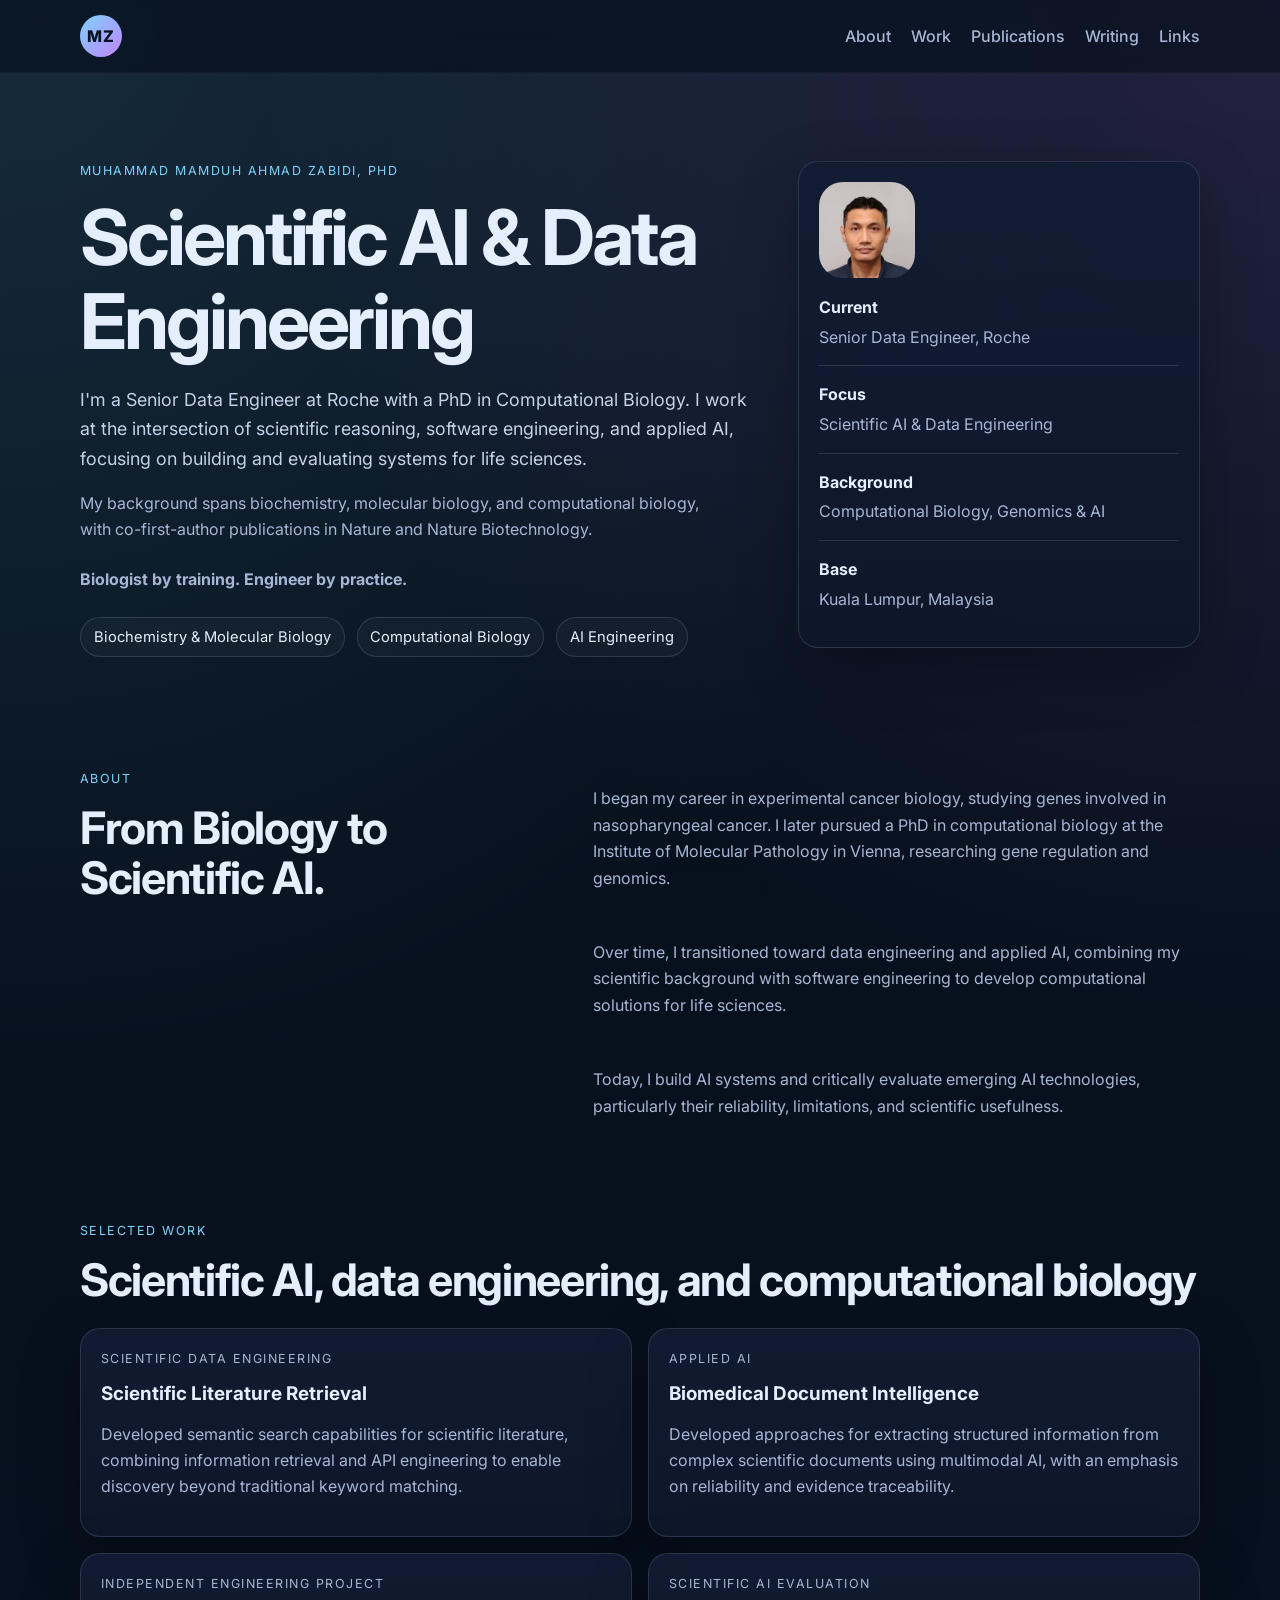
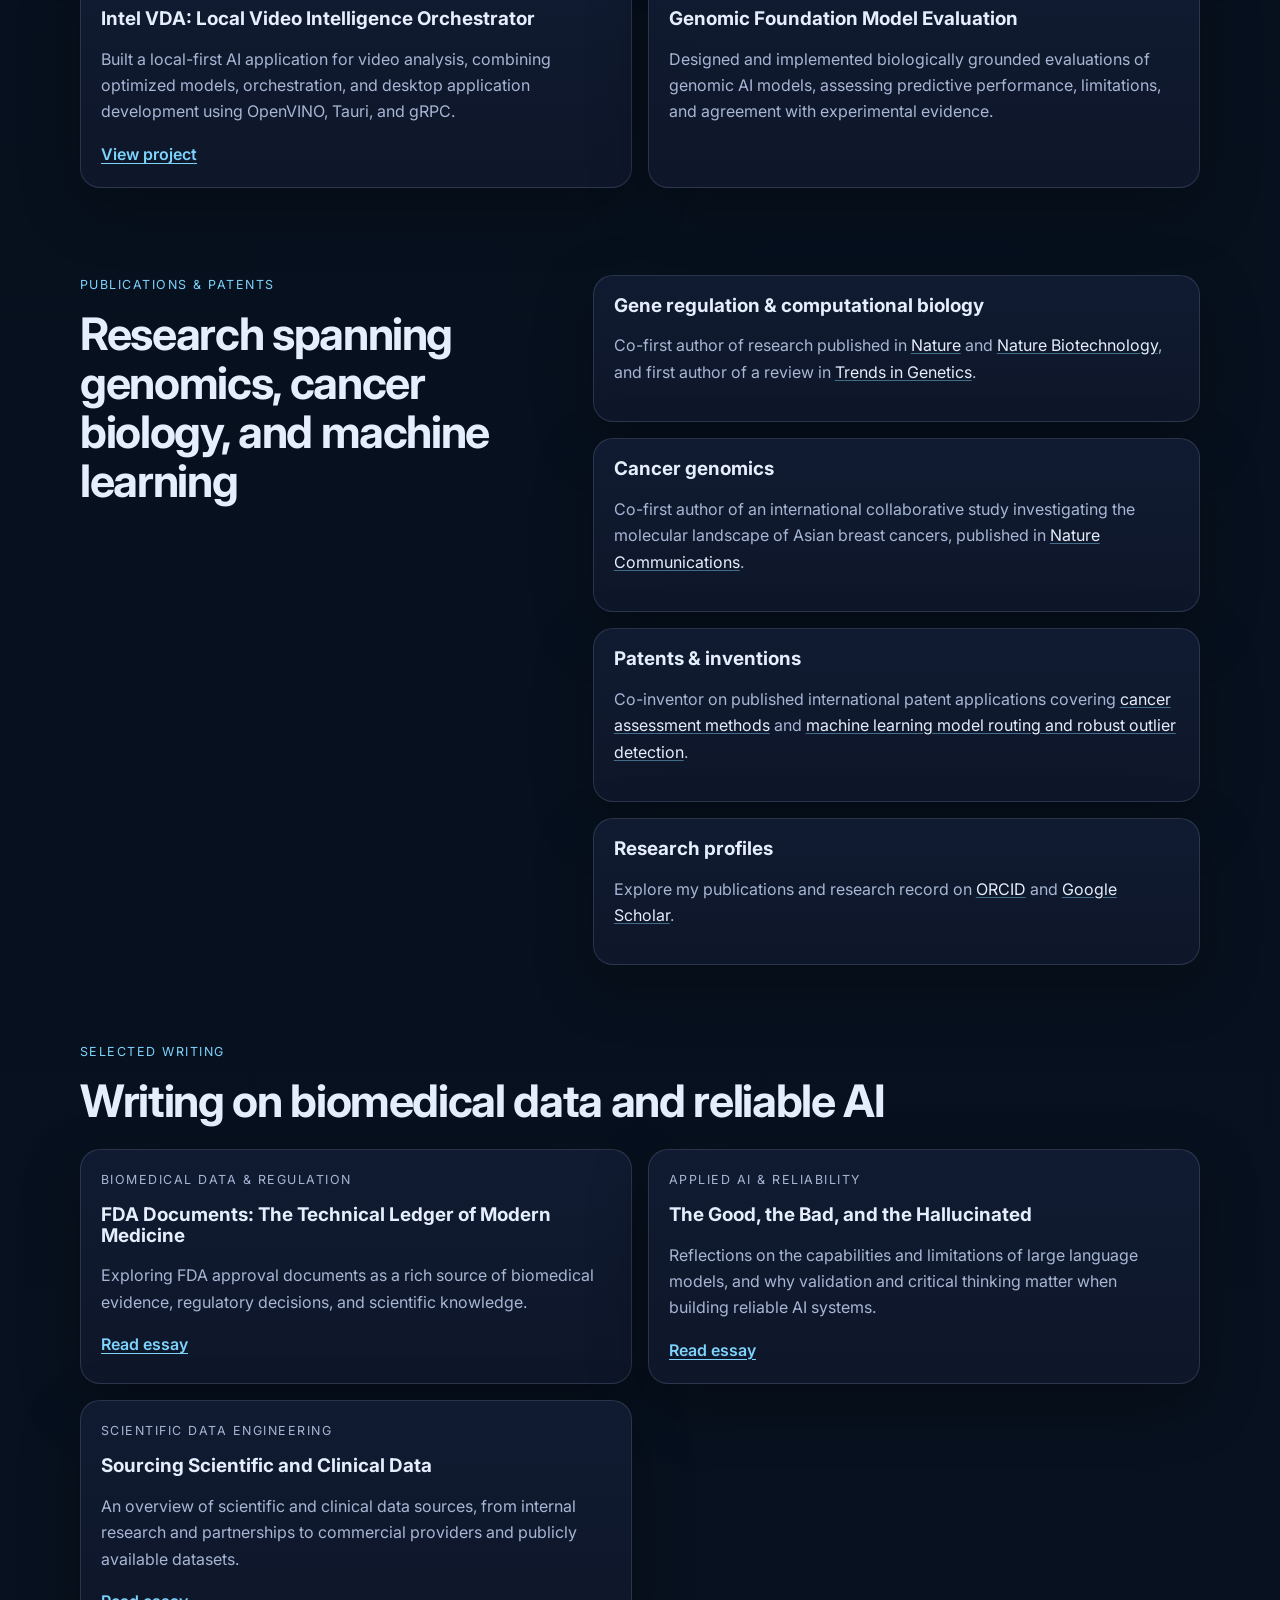
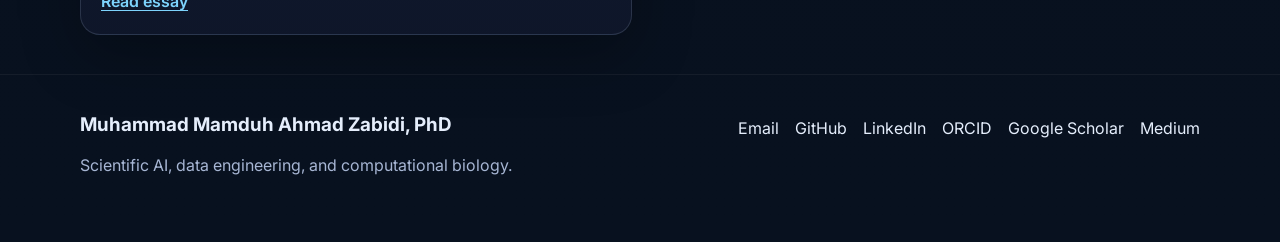
<file: index.html>
<!DOCTYPE html>
<html lang="en">
<head>
  <script type="application/ld+json">
{
  "@context": "https://schema.org",
  "@type": "ProfilePage",
  "mainEntity": {
    "@type": "Person",
    "name": "Mamduh Zabidi",
    "alternateName": [
      "Muhammad Mamduh Ahmad Zabidi",
      "Muhammad Mamduh bin Ahmad Zabidi",
      "M. Mamduh bin A. Zabidi"
    ],
    "honorificSuffix": "PhD",
    "jobTitle": "Senior Data Engineer",
    "worksFor": {
      "@type": "Organization",
      "name": "Roche"
    },
    "alumniOf": [
      {
        "@type": "CollegeOrUniversity",
        "name": "University of Vienna"
      },
      {
        "@type": "CollegeOrUniversity",
        "name": "Purdue University"
      },
      {
        "@type": "Organization",
        "name": "Research Institute of Molecular Pathology"
      }
    ],
    "url": "https://mamduhzabidi.github.io/",
    "sameAs": [
      "https://github.com/mahmadza",
      "https://www.linkedin.com/in/mamduh-zabidi",
      "https://scholar.google.com/citations?user=gxptNrMAAAAJ&hl=en",
      "https://orcid.org/0009-0009-2740-3014",
      "https://medium.com/@mamduh.zabidi"
    ],
    "knowsAbout": [
      "Scientific AI",
      "Computational Biology",
      "Data Engineering",
      "Machine Learning",
      "Genomics",
      "AI Engineering",
      "Pharmaceutical R&D",
      "Cloud Computing"
    ]
  }
}
</script>
  <meta name="google-site-verification" content="rjFZNAWZTQfTHADR3lNrFcdHRMXzw5CIkiX_OEGc-kM" />
  <meta charset="UTF-8" />
  <meta name="viewport" content="width=device-width, initial-scale=1.0" />
  <title>Muhammad Mamduh Ahmad Zabidi, PhD | Scientific AI Engineer</title>
  <meta
    name="description"
    content="Personal website of Muhammad Mamduh Ahmad Zabidi, PhD. Senior Data Engineer at Roche, working at the intersection of computational biology, data engineering, and applied AI."
  />
  <meta name="author" content="Muhammad Mamduh Ahmad Zabidi" />
  <meta
    property="og:title"
    content="Muhammad Mamduh Ahmad Zabidi, PhD | Scientific AI &amp; Data Engineering"
  />
  <meta
    property="og:description"
    content="Senior Data Engineer at Roche with a PhD in Computational Biology. Scientific AI, data engineering, and applied AI for life sciences."
  />
  <meta property="og:type" content="website" />
  <meta property="og:url" content="https://mamduhzabidi.github.io/" />
  <meta property="og:image" content="https://mamduhzabidi.github.io/assets/preview.png" />
  <meta name="theme-color" content="#0f172a" />
  <link rel="canonical" href="https://mamduhzabidi.github.io/" />
  <link rel="preconnect" href="https://fonts.googleapis.com">
  <link rel="preconnect" href="https://fonts.gstatic.com" crossorigin>
  <link
    href="https://fonts.googleapis.com/css2?family=Inter:wght@400;500;600;700;800&display=swap"
    rel="stylesheet"
  >
  <link rel="stylesheet" href="styles.css" />
</head>
<body>

<header class="site-header">
  <div class="container nav">
    <a class="brand" href="#top" aria-label="Home">MZ</a>
    <nav>
      <a href="#about">About</a>
      <a href="#work">Work</a>
      <a href="#publications">Publications</a>
      <a href="#writing">Writing</a>
      <a href="#contact">Links</a>
    </nav>
  </div>
</header>

<main id="top">

  <section class="hero">
    <div class="container hero-grid">
      <div class="hero-copy">
        
        <p class="eyebrow">Muhammad Mamduh Ahmad Zabidi, PhD</p>

        <h1>Scientific AI &amp; Data Engineering</h1>

        <p class="lead">
          I'm a Senior Data Engineer at Roche with a PhD in Computational Biology.
          I work at the intersection of scientific reasoning, software engineering,
          and applied AI, focusing on building and evaluating systems for life sciences.
        </p>

        <p class="sublead">
          My background spans biochemistry, molecular biology, and computational biology,
          with co-first-author publications in Nature and Nature Biotechnology.
        </p>

        <p class="sublead">
          <strong>Biologist by training. Engineer by practice.</strong>
        </p>

        <div class="hero-highlights">
          <span>Biochemistry & Molecular Biology</span>
          <span>Computational Biology</span>
          <span>AI Engineering</span>
        </div>
      </div>

      <aside class="hero-card">
       <img class="avatar" src="assets/profile.jpeg" alt="Muhammad Mamduh Ahmad Zabidi" />
        
<ul class="stat-list">
  <li>
    <strong>Current</strong>
    <span>Senior Data Engineer, Roche</span>
  </li>
  <li>
    <strong>Focus</strong>
    <span>Scientific AI &amp; Data Engineering</span>
  </li>
  <li>
    <strong>Background</strong>
    <span>Computational Biology, Genomics &amp; AI</span>
  </li>
  <li>
    <strong>Base</strong>
    <span>Kuala Lumpur, Malaysia</span>
  </li>
</ul>

      </aside>
    </div>
  </section>

  
<section id="about" class="section">
  <div class="container two-col">
    <div>
      <p class="section-label">About</p>
      <h2>From Biology to Scientific AI.</h2>
    </div>

    <div class="stack">
      <p>
        I began my career in experimental cancer biology, studying
        genes involved in nasopharyngeal cancer. I later pursued a PhD
        in computational biology at the Institute of Molecular Pathology
        in Vienna, researching gene regulation and genomics.
      </p>

      <p>
        Over time, I transitioned toward data engineering and applied AI,
        combining my scientific background with software engineering
        to develop computational solutions for life sciences.
      </p>

      <p>
        Today, I build AI systems and critically evaluate
        emerging AI technologies, particularly their reliability,
        limitations, and scientific usefulness.
      </p>
    </div>
  </div>
</section>



<section id="work" class="section alt">
  <div class="container">
    <p class="section-label">Selected Work</p>
    <h2>Scientific AI, data engineering, and computational biology</h2>

    <div class="card-grid">

      <article class="card">
        <p class="card-kicker">Scientific Data Engineering</p>
        <h3>Scientific Literature Retrieval</h3>
        <p>
          Developed semantic search capabilities for scientific literature,
          combining information retrieval and API engineering to enable
          discovery beyond traditional keyword matching.
        </p>
      </article>

      <article class="card">
        <p class="card-kicker">Applied AI</p>
        <h3>Biomedical Document Intelligence</h3>
        <p>
          Developed approaches for extracting structured information
          from complex scientific documents using multimodal AI,
          with an emphasis on reliability and evidence traceability.
        </p>
      </article>

      <article class="card">
        <p class="card-kicker">Independent Engineering Project</p>
        <h3>Intel VDA: Local Video Intelligence Orchestrator</h3>
        <p>
          Built a local-first AI application for video analysis,
          combining optimized models, orchestration, and desktop
          application development using OpenVINO, Tauri, and gRPC.
        </p>
        <a href="https://github.com/mahmadza/Intel-VDA-OpenVINO"
           target="_blank" rel="noopener noreferrer">
          View project
        </a>
      </article>

      <article class="card">
        <p class="card-kicker">Scientific AI Evaluation</p>
        <h3>Genomic Foundation Model Evaluation</h3>
        <p>
          Designed and implemented biologically grounded evaluations
          of genomic AI models, assessing predictive performance,
          limitations, and agreement with experimental evidence.
        </p>
      </article>

    </div>
  </div>
</section>



<section id="publications" class="section">
  <div class="container two-col">
    <div>
      <p class="section-label">Publications &amp; Patents</p>
      <h2>Research spanning genomics, cancer biology, and machine learning</h2>
    </div>

    <div class="stack">

      <div class="timeline-item">
        <h3>Gene regulation &amp; computational biology</h3>
        <p>
          Co-first author of research published in
          <a href="https://www.nature.com/articles/nature13994"
             target="_blank" rel="noopener noreferrer">Nature</a>
          and
          <a href="https://www.nature.com/articles/nbt.3739"
             target="_blank" rel="noopener noreferrer">Nature Biotechnology</a>,
          and first author of a review in
          <a href="https://www.cell.com/trends/genetics/abstract/S0168-9525(16)30121-4"
             target="_blank" rel="noopener noreferrer">Trends in Genetics</a>.
        </p>
      </div>

      <div class="timeline-item">
        <h3>Cancer genomics</h3>
        <p>
          Co-first author of an international collaborative study
          investigating the molecular landscape of Asian breast cancers,
          published in
          <a href="https://www.nature.com/articles/s41467-020-20173-5"
             target="_blank" rel="noopener noreferrer">
            Nature Communications</a>.
        </p>
      </div>

      <div class="timeline-item">
        <h3>Patents &amp; inventions</h3>
        <p>
          Co-inventor on published international patent applications
          covering
          <a href="https://patents.google.com/patent/WO2010147452A1/en"
             target="_blank" rel="noopener noreferrer">cancer assessment methods</a>
          and
          <a href="https://patents.google.com/patent/WO2023049128A1/en"
             target="_blank" rel="noopener noreferrer">machine learning model routing and robust outlier detection</a>.
        </p>
      </div>

      <div class="timeline-item">
        <h3>Research profiles</h3>
        <p>
          Explore my publications and research record on
          <a href="https://orcid.org/0009-0009-2740-3014"
             target="_blank" rel="noopener noreferrer">ORCID</a>
          and
          <a href="https://scholar.google.com/citations?user=gxptNrMAAAAJ&amp;hl=en"
             target="_blank" rel="noopener noreferrer">Google Scholar</a>.
        </p>
      </div>

    </div>
  </div>
</section>



<section id="writing" class="section">
  <div class="container">
    <p class="section-label">Selected Writing</p>
    <h2>Writing on biomedical data and reliable AI</h2>

    <div class="card-grid">

      <article class="card">
        <p class="card-kicker">Biomedical Data &amp; Regulation</p>
        <h3>FDA Documents: The Technical Ledger of Modern Medicine</h3>
        <p>
          Exploring FDA approval documents as a rich source of
          biomedical evidence, regulatory decisions, and scientific
          knowledge.
        </p>
        <a href="https://medium.com/@mamduh.zabidi/fda-documents-the-technical-ledger-of-modern-medicine-e16362932c3d"
           target="_blank" rel="noopener noreferrer">
          Read essay
        </a>
      </article>

      <article class="card">
        <p class="card-kicker">Applied AI &amp; Reliability</p>
        <h3>The Good, the Bad, and the Hallucinated</h3>
        <p>
          Reflections on the capabilities and limitations of large
          language models, and why validation and critical thinking
          matter when building reliable AI systems.
        </p>
        <a href="https://medium.com/@mamduh.zabidi/the-good-the-bad-and-the-hallucinated-a-data-engineers-take-on-llms-c6767d162f3f"
           target="_blank" rel="noopener noreferrer">
          Read essay
        </a>
      </article>

      <article class="card">
        <p class="card-kicker">Scientific Data Engineering</p>
        <h3>Sourcing Scientific and Clinical Data</h3>
        <p>
          An overview of scientific and clinical data sources,
          from internal research and partnerships to commercial
          providers and publicly available datasets.
        </p>
        <a href="https://medium.com/@mamduh.zabidi/sourcing-scientific-and-clinical-data-f0226db26566"
           target="_blank" rel="noopener noreferrer">
          Read essay
        </a>
      </article>

    </div>
  </div>
</section>

</main>


<footer id="contact" class="site-footer">
  <div class="container footer-grid">
    <div>
      <h3>Muhammad Mamduh Ahmad Zabidi, PhD</h3>
      <p>Scientific AI, data engineering, and computational biology.</p>
    </div>

    <div class="footer-links">
      <a href="mailto:mamduh.zabidi@gmail.com">Email</a>
      <a href="https://github.com/mahmadza"
         target="_blank" rel="noopener noreferrer">GitHub</a>
      <a href="https://www.linkedin.com/in/mamduh-zabidi"
         target="_blank" rel="noopener noreferrer">LinkedIn</a>
      <a href="https://orcid.org/0009-0009-2740-3014"
         target="_blank" rel="noopener noreferrer">ORCID</a>
      <a href="https://scholar.google.com/citations?user=gxptNrMAAAAJ&amp;hl=en"
         target="_blank" rel="noopener noreferrer">Google Scholar</a>
      <a href="https://medium.com/@mamduh.zabidi"
         target="_blank" rel="noopener noreferrer">Medium</a>
    </div>
  </div>
</footer>


</body>
</html>
</file>
<file: styles.css>
:root {
  --bg: #0b1220;
  --surface: #0f172a;
  --text: #e5eefc;
  --muted: #a7b6d4;
  --muted-2: #c5d1e8;
  --accent: #7dd3fc;
  --accent-2: #c084fc;
  --line: rgba(167, 182, 212, 0.18);
  --max: 1120px;
  --radius: 20px;
  --shadow: 0 20px 60px rgba(0, 0, 0, 0.28);
}

* { box-sizing: border-box; }

html { scroll-behavior: smooth; }

body {
  margin: 0;
  font-family: 'Inter', system-ui, -apple-system, BlinkMacSystemFont, 'Segoe UI', sans-serif;
  background:
    radial-gradient(circle at top left, rgba(125, 211, 252, 0.14), transparent 30%),
    radial-gradient(circle at top right, rgba(192, 132, 252, 0.16), transparent 28%),
    linear-gradient(180deg, #06101d 0%, #08111f 100%);
  color: var(--text);
  line-height: 1.65;
}

a {
  color: inherit;
  text-decoration: none;
}

.container {
  width: min(calc(100% - 2rem), var(--max));
  margin: 0 auto;
}

.site-header {
  position: sticky;
  top: 0;
  z-index: 10;
  backdrop-filter: blur(18px);
  background: rgba(8, 17, 31, 0.72);
  border-bottom: 1px solid rgba(255, 255, 255, 0.04);
}

.nav {
  display: flex;
  justify-content: space-between;
  align-items: center;
  min-height: 72px;
}

.brand {
  display: inline-grid;
  place-items: center;
  width: 42px;
  height: 42px;
  border-radius: 50%;
  font-weight: 800;
  letter-spacing: 0.04em;
  background: linear-gradient(135deg, var(--accent), var(--accent-2));
  color: #08111f;
}

nav {
  display: flex;
  gap: 1.25rem;
  flex-wrap: wrap;
}

nav a {
  color: var(--muted);
  font-weight: 500;
  transition: color 0.2s ease;
}

nav a:hover,
.footer-links a:hover {
  color: var(--text);
}

.hero {
  padding: 5.5rem 0 3rem;
}

.hero-grid,
.two-col,
.footer-grid {
  display: grid;
  gap: 2rem;
  align-items: start;
}

.hero-grid {
  grid-template-columns: 1.45fr 0.85fr;
}

.eyebrow,
.section-label,
.card-kicker {
  text-transform: uppercase;
  letter-spacing: 0.12em;
  font-size: 0.78rem;
  color: var(--accent);
  margin: 0 0 0.9rem;
}

h1, h2, h3 {
  margin: 0;
  line-height: 1.1;
}

h1 {
  font-size: clamp(2.5rem, 7vw, 4.8rem);
  letter-spacing: -0.04em;
}

h1 span {
  color: var(--muted);
}

h2 {
  font-size: clamp(1.8rem, 3.8vw, 2.8rem);
  letter-spacing: -0.03em;
}

h3 {
  font-size: 1.18rem;
  margin-bottom: 0.7rem;
}

.lead {
  font-size: 1.12rem;
  color: var(--muted-2);
  max-width: 62ch;
  margin: 1.25rem 0 1rem;
}

.sublead {
  color: var(--muted);
  max-width: 62ch;
  margin: 0 0 1.5rem;
}

.hero-highlights {
  display: flex;
  flex-wrap: wrap;
  gap: 0.75rem;
  margin: 0 0 1.6rem;
}

.hero-highlights span {
  display: inline-flex;
  align-items: center;
  min-height: 38px;
  padding: 0.45rem 0.8rem;
  border-radius: 999px;
  border: 1px solid var(--line);
  background: rgba(255, 255, 255, 0.03);
  color: var(--text);
  font-size: 0.92rem;
}

.cta-row {
  display: flex;
  flex-wrap: wrap;
  gap: 0.8rem;
}

.button {
  display: inline-flex;
  align-items: center;
  justify-content: center;
  min-height: 44px;
  padding: 0.8rem 1rem;
  border-radius: 999px;
  border: 1px solid var(--line);
  color: var(--text);
  background: rgba(255, 255, 255, 0.02);
  font-weight: 600;
  transition: transform 0.2s ease, border-color 0.2s ease;
}

.button.primary {
  background: linear-gradient(135deg, rgba(125, 211, 252, 0.18), rgba(192, 132, 252, 0.22));
}

.button:hover {
  transform: translateY(-2px);
  border-color: rgba(125, 211, 252, 0.35);
}

.hero-card,
.card,
.timeline-item {
  background: linear-gradient(180deg, rgba(17, 28, 51, 0.92), rgba(15, 23, 42, 0.96));
  border: 1px solid var(--line);
  border-radius: var(--radius);
  box-shadow: var(--shadow);
}

.hero-card {
  padding: 1.25rem;
  transition: transform 0.2s ease;
}

.hero-card:hover,
.card:hover {
  transform: translateY(-2px);
}

.avatar {
  display: grid;
  place-items: center;
  width: 96px;
  height: 96px;
  border-radius: 24px;
  font-size: 2rem;
  font-weight: 800;
  margin-bottom: 1rem;
  background: linear-gradient(135deg, rgba(125, 211, 252, 0.22), rgba(192, 132, 252, 0.26));
  object-fit: cover;
}

.stat-list {
  list-style: none;
  margin: 0;
  padding: 0;
}

.stat-list li {
  display: grid;
  gap: 0.2rem;
  padding: 0.95rem 0;
  border-top: 1px solid var(--line);
}

.stat-list li:first-child {
  border-top: 0;
  padding-top: 0;
}

.stat-list strong {
  color: var(--text);
}

.stat-list span,
.stack p,
.card p,
.timeline-item p,
.site-footer p {
  color: var(--muted);
}

.section {
  padding: 2.4rem 0;
}

.section.alt {
  padding: 3rem 0;
}

.two-col {
  grid-template-columns: 0.95fr 1.2fr;
}

.stack {
  display: grid;
  gap: 1rem;
}

.chips {
  display: flex;
  flex-wrap: wrap;
  gap: 0.7rem;
}

.chips span {
  display: inline-flex;
  padding: 0.5rem 0.8rem;
  border-radius: 999px;
  border: 1px solid var(--line);
  background: rgba(255, 255, 255, 0.03);
  color: var(--text);
  font-size: 0.95rem;
}

.card-grid {
  display: grid;
  grid-template-columns: repeat(2, minmax(0, 1fr));
  gap: 1rem;
  margin-top: 1.4rem;
}

.card,
.timeline-item {
  padding: 1.25rem;
  transition: transform 0.2s ease, border-color 0.2s ease;
}

.card:hover,
.timeline-item:hover {
  border-color: rgba(125, 211, 252, 0.32);
}

.timeline-item a {
  color: var(--text);
  text-decoration: underline;
  text-decoration-color: rgba(125, 211, 252, 0.45);
  text-underline-offset: 0.15em;
}

.timeline-item a:hover {
  color: var(--accent);
}

.site-footer {
  padding: 2.5rem 0 3rem;
  border-top: 1px solid rgba(255, 255, 255, 0.05);
}

.footer-grid {
  grid-template-columns: 1fr auto;
}

.footer-links {
  display: flex;
  flex-wrap: wrap;
  gap: 1rem;
  align-items: center;
}

@media (max-width: 900px) {
  .hero-grid,
  .two-col,
  .footer-grid,
  .card-grid {
    grid-template-columns: 1fr;
  }

  .hero {
    padding-top: 4rem;
  }
}

@media (max-width: 640px) {
  nav {
    gap: 0.8rem;
    font-size: 0.95rem;
  }

  .button {
    width: 100%;
  }

  .cta-row {
    display: grid;
    grid-template-columns: 1fr;
  }

  .hero-highlights {
    display: grid;
    grid-template-columns: 1fr;
  }
}


/* Make links inside project and writing cards clearer */
.card a {
  color: var(--accent);
  font-weight: 600;
  text-decoration: underline;
  text-underline-offset: 0.2em;
}

.card a:hover {
  color: var(--text);
}

/* Smooth card hover animation */
.card {
  transition: transform 0.2s ease, border-color 0.2s ease;
}

/* Prevent sticky header from obscuring section headings */
section[id],
footer[id] {
  scroll-margin-top: 88px;
}

/* Visible keyboard navigation */
a:focus-visible {
  outline: 2px solid var(--accent);
  outline-offset: 4px;
  border-radius: 4px;
}

/* Respect reduced-motion preferences */
@media (prefers-reduced-motion: reduce) {
  html {
    scroll-behavior: auto;
  }

  .button,
  .hero-card,
  .card,
  .timeline-item {
    transition: none;
  }
}
</file>
